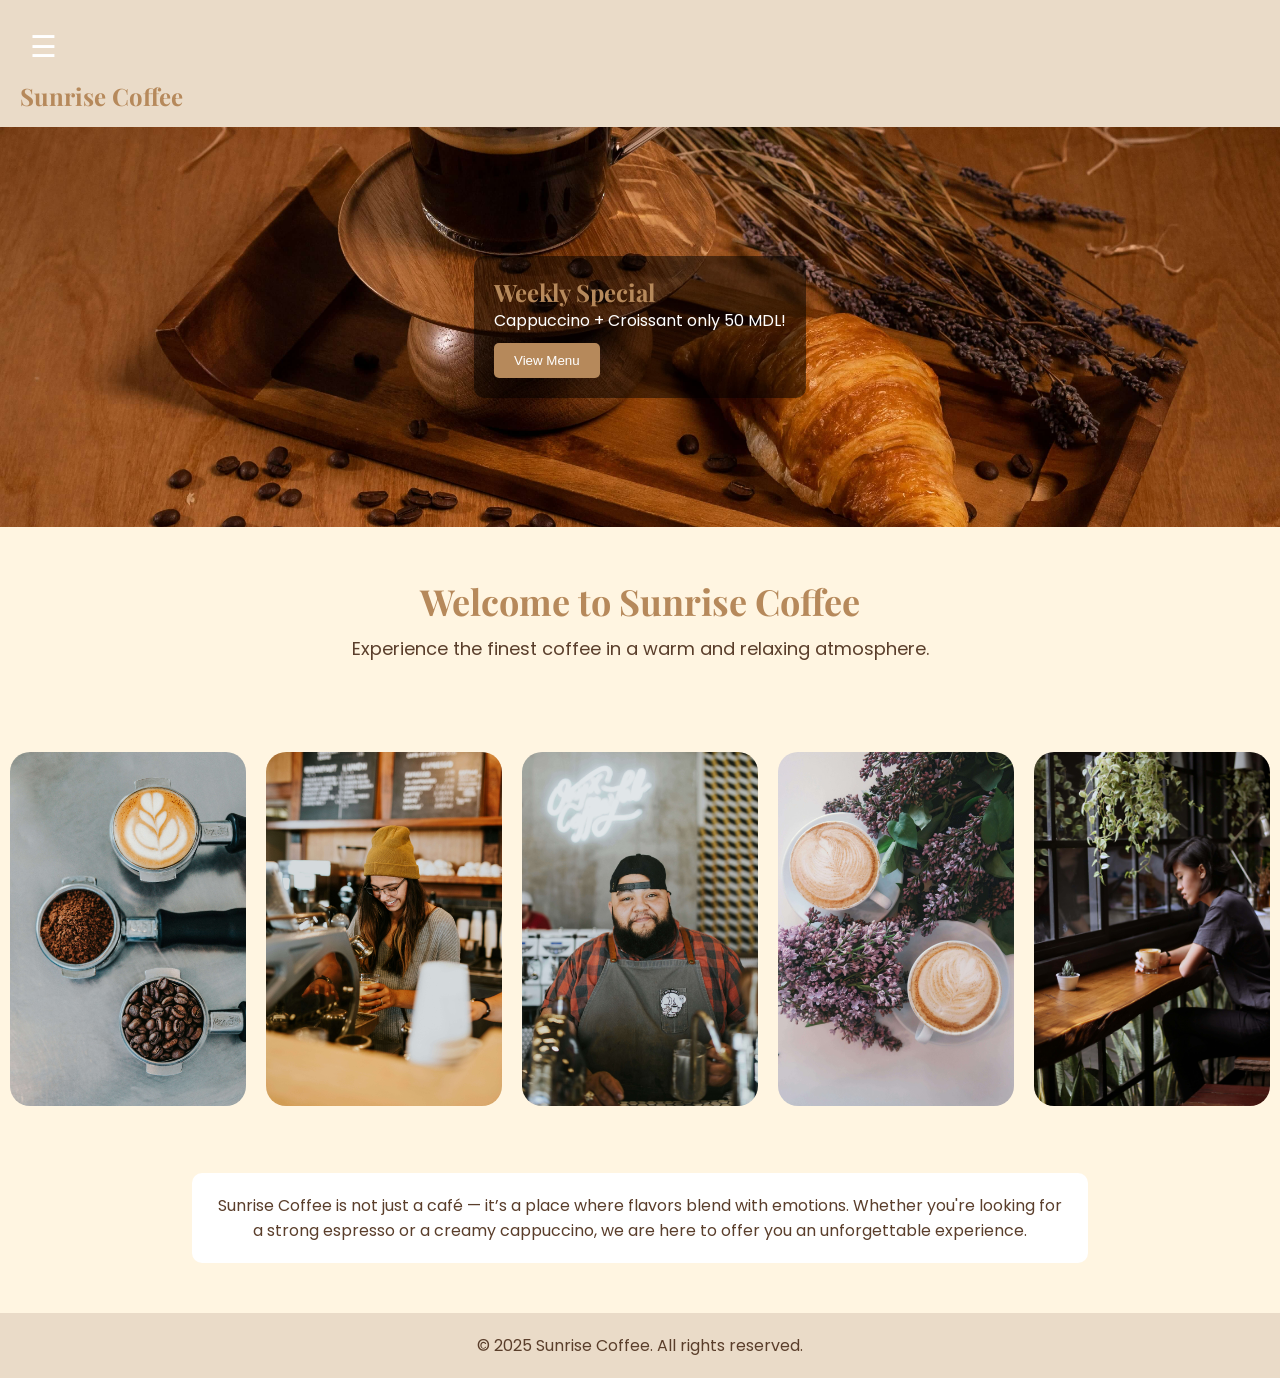
<file: index.html>
<!DOCTYPE html>
<html lang="en">
<head>
    <meta charset="UTF-8">
    <meta name="viewport" content="width=device-width, initial-scale=1.0">
    <title>Sunrise Coffee</title>
    <link rel="stylesheet" href="./css/style.css">
    <link href="https://fonts.googleapis.com/css2?family=Playfair+Display:wght@700&family=Poppins&display=swap" rel="stylesheet">
</head>
<body>

<header>
    <nav>
        <div class="menu-icon">☰</div>
        <h1>Sunrise Coffee</h1>
    </nav>
</header>

<div class="sidebar">
    <ul>
        <li><a href="./index.html">Home</a></li>
        <li><a href="./menu.html">Menu</a></li>
        <li><a href="./delivery.html">Delivery</a></li>
        <li><a href="./about.html">About Us</a></li>
        <li><a href="./blog.html">Blog</a></li>
    </ul>
</div>

<section class="banner">
    <div class="banner-content">
        <h1>Weekly Special</h1>
        <p>Cappuccino + Croissant only <span>50 MDL</span>!</p>
        <a href="./menu.html"><button>View Menu</button></a>
    </div>
</section>

<main>
    <section class="hero">
        <h2>Welcome to Sunrise Coffee</h2>
        <p>Experience the finest coffee in a warm and relaxing atmosphere.</p>
    </section>
</main>

<section class="carusel">
    <div class="carusel-container">
        <div class="carusel-slide"><img src="./images/carusel.jpg" alt="Cafe 1"></div>
        <div class="carusel-slide"><img src="./images/carusel1.jpg" alt="Cafe 2"></div>
        <div class="carusel-slide"><img src="./images/carusel2.jpg" alt="Cafe 3"></div>
        <div class="carusel-slide"><img src="./images/carusel3.jpg" alt="Cafe 3"></div>
        <div class="carusel-slide"><img src="./images/carusel4.jpg" alt="Cafe 3"></div>
        <div class="carusel-slide"><img src="./images/carusel5.jpg" alt="Cafe 3"></div>
        <div class="carusel-slide"><img src="./images/carusel6.jpg" alt="Cafe 3"></div>
    </div>
</section>

<div class="descriere-cafenea">
    <p>Sunrise Coffee is not just a café — it’s a place where flavors blend with emotions. Whether you're looking for a strong espresso or a creamy cappuccino, we are here to offer you an unforgettable experience.</p>
</div>

<footer>
    <p>&copy; 2025 Sunrise Coffee. All rights reserved.</p>
</footer>

<script src="./cafe.js/script.js"></script>
</body>
</html>
</file>
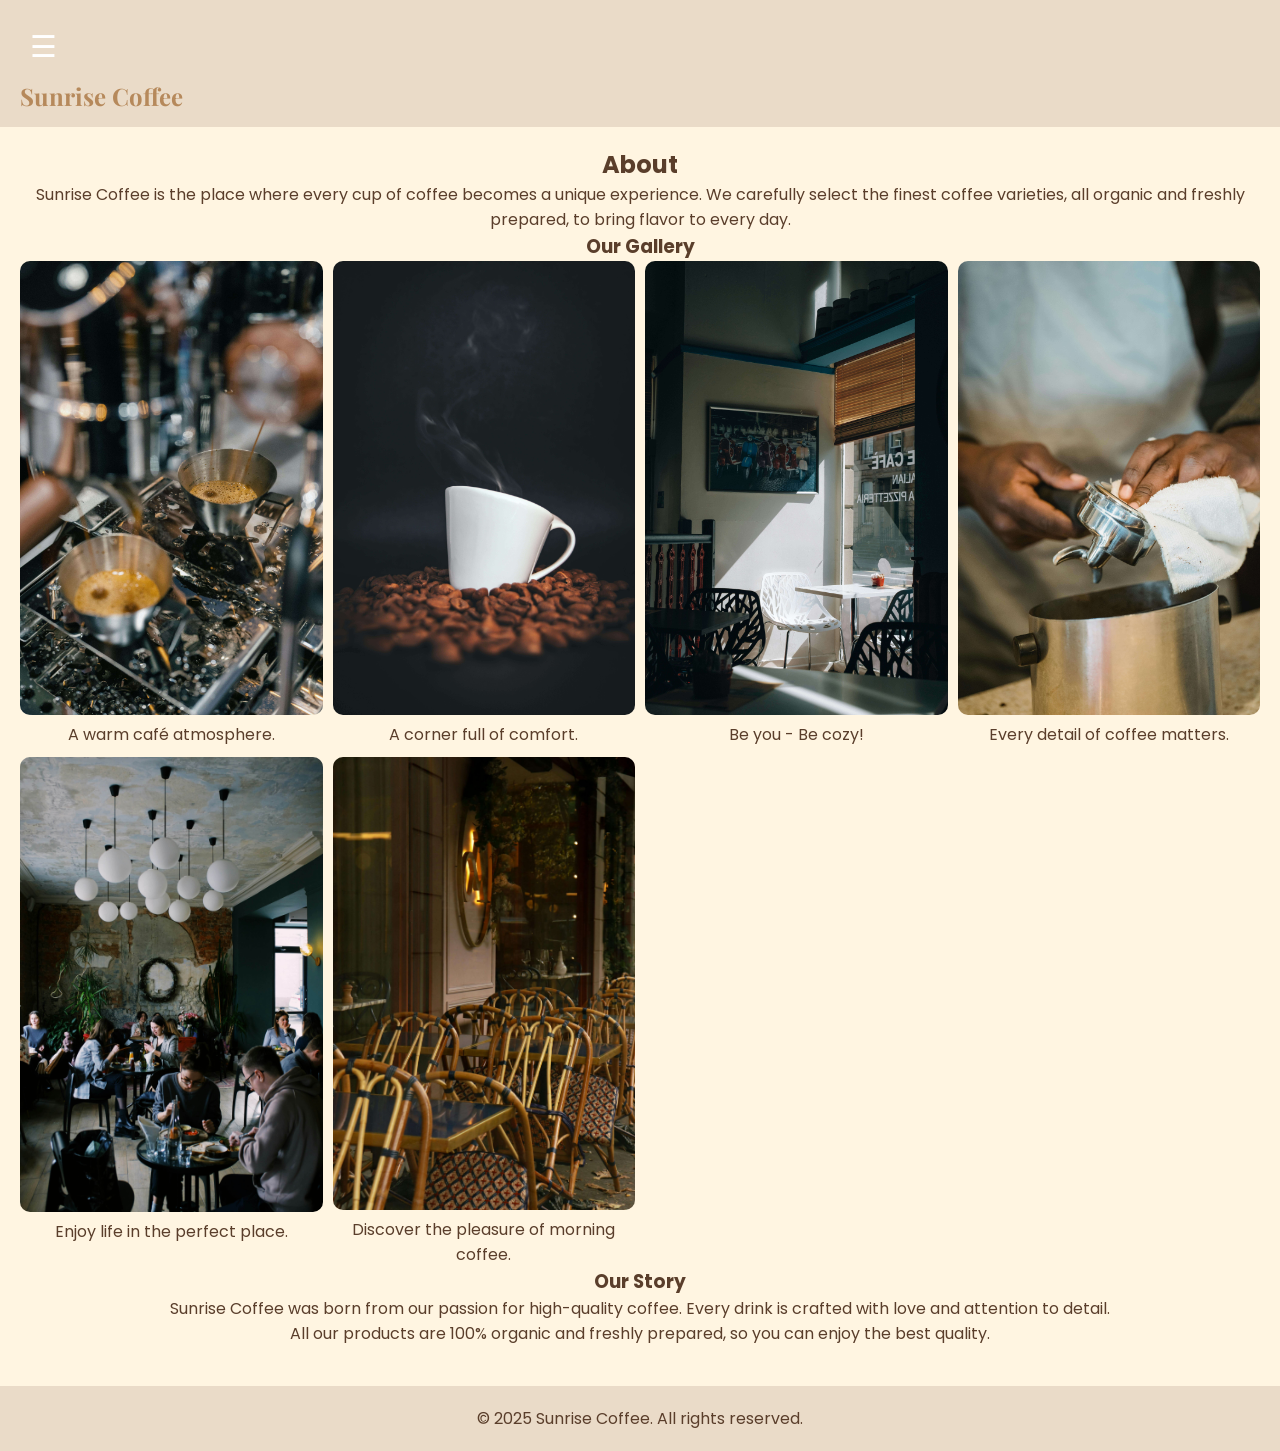
<file: about.html>
<!DOCTYPE html>
<html lang="en">
<head>
    <meta charset="UTF-8">
    <meta name="viewport" content="width=device-width, initial-scale=1.0">
    <title>About us - Sunrise Coffee</title>
    <link rel="stylesheet" href="./css/style.css">
</head>

<body class="despre-page">

<header>
    <nav>
        <div class="menu-icon">☰</div>
        <h1>Sunrise Coffee</h1>
    </nav>
</header>

<div class="sidebar">
    <ul>
        <li><a href="./index.html">Home</a></li>
        <li><a href="./menu.html">Menu</a></li>
        <li><a href="./delivery.html">Delivery</a></li>
        <li><a href="./about.html">About Us</a></li>
        <li><a href="./blog.html">Blog</a></li>
    </ul>
</div>

<main>
    <section class="despre">
        <h2>About</h2>
        <p>Sunrise Coffee is the place where every cup of coffee becomes a unique experience. We carefully select the finest coffee varieties, all organic and freshly prepared, to bring flavor to every day.</p>

        <div class="gallery">
            <h3>Our Gallery</h3>

            <div class="gallery-container">
                <div class="gallery-item">
                    <img src="./images/interier..jpg" alt="Cafe interior">
                    <p>A warm café atmosphere.</p>
                </div>

                <div class="gallery-item">
                    <img src="./images/interier1.jpg" alt="Cafe interior">
                    <p>A corner full of comfort.</p>
                </div>

                <div class="gallery-item">
                    <img src="./images/interier2.jpg" alt="Cafe interior">
                    <p>Be you - Be cozy!</p>
                </div>

                <div class="gallery-item">
                    <img src="./images/interier3.jpg" alt="Cafe interior">
                    <p>Every detail of coffee matters.</p>
                </div>

                <div class="gallery-item">
                    <img src="./images/interier4.jpg" alt="Cafe interior">
                    <p>Enjoy life in the perfect place.</p>
                </div>

                <div class="gallery-item">
                    <img src="./images/interier.5.jpg" alt="Cafe interior">
                    <p>Discover the pleasure of morning coffee.</p>
                </div>
            </div>
        </div>

        <div class="istoria-noastra">
            <h3>Our Story</h3>
            <p>Sunrise Coffee was born from our passion for high-quality coffee. Every drink is crafted with love and attention to detail.</p>
            <p>All our products are 100% organic and freshly prepared, so you can enjoy the best quality.</p>
        </div>
    </section>
</main>

<footer>
    <p>&copy; 2025 Sunrise Coffee. All rights reserved.</p>
</footer>

<script src="./cafe.js/script.js"></script>
</body>
</html>
</file>
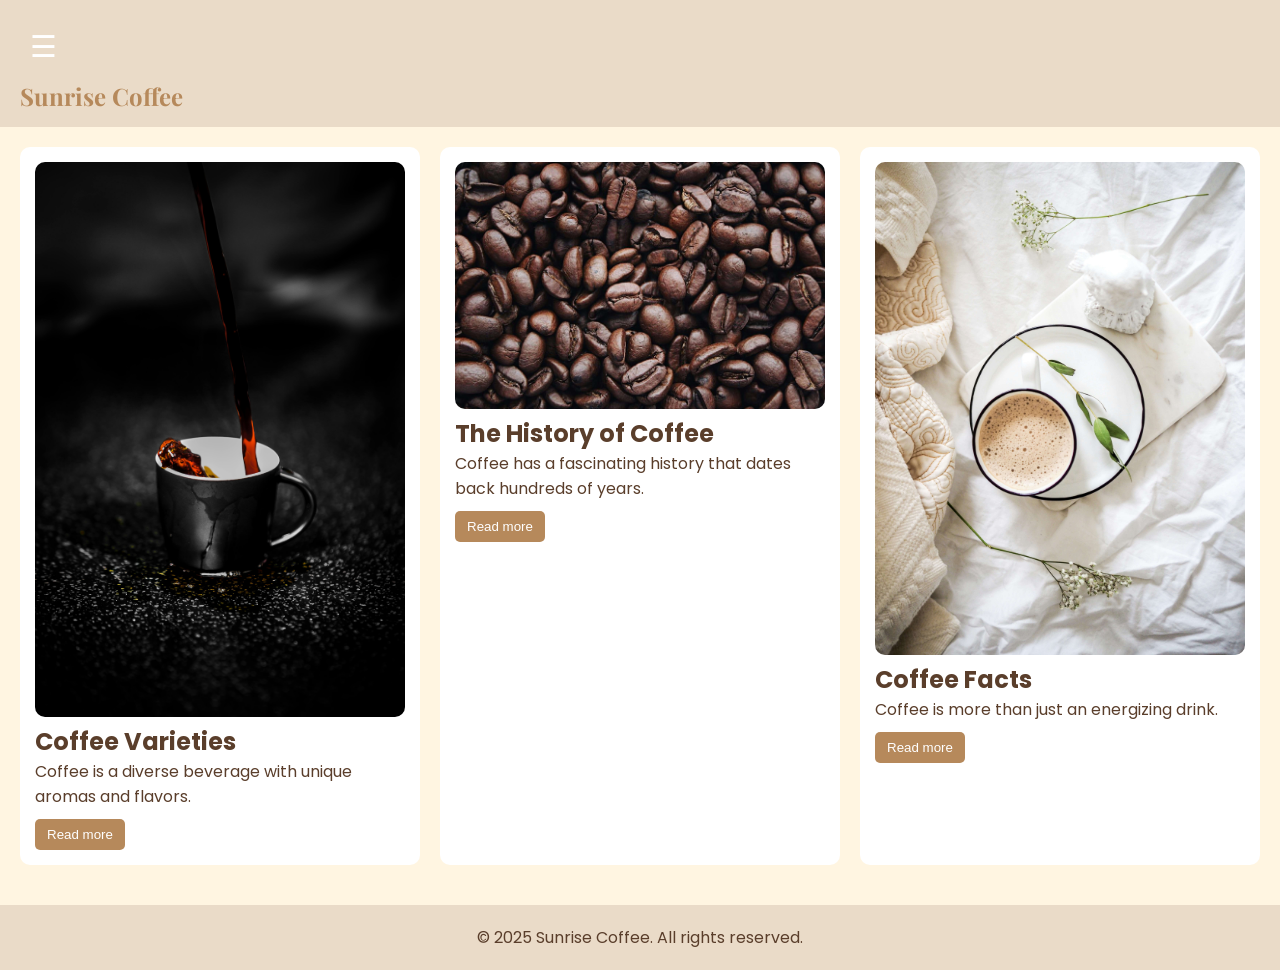
<file: blog.html>
<!DOCTYPE html>
<html lang="en">
<head>
    <meta charset="UTF-8">
    <meta name="viewport" content="width=device-width, initial-scale=1.0">
    <title>Blog - Sunrise Coffee</title>
    <link rel="stylesheet" href="./css/style.css">
</head>

<body id="blog-page">

<header>
    <nav>
        <div class="menu-icon">☰</div>
        <h1>Sunrise Coffee</h1>
    </nav>
</header>

<div class="sidebar">
    <ul>
        <li><a href="./index.html">Home</a></li>
        <li><a href="./menu.html">Menu</a></li>
        <li><a href="./delivery.html">Delivery</a></li>
        <li><a href="./about.html">About Us</a></li>
        <li><a href="./blog.html">Blog</a></li>
    </ul>
</div>

<main>
<section class="blog-posts">

<!-- ARTICLE 1 -->
<article class="blog-post">
    <img src="./images/blog1.jpg" alt="Coffee varieties" class="post-image">
    <h2>Coffee Varieties</h2>

    <p>Coffee is a diverse beverage with unique aromas and flavors.</p>

    <div class="full-text">
        <p><strong>Arabica</strong> has a delicate flavor with floral and citrus notes.</p>
        <p><strong>Robusta</strong> is stronger, more bitter, and rich in caffeine.</p>
        <p><strong>Liberica</strong> is rare, with a smoky and fruity taste.</p>
    </div>

    <button class="read-more">Read more</button>
</article>

<!-- ARTICLE 2 -->
<article class="blog-post">
    <img src="./images/blogg2.jpg" alt="Coffee history" class="post-image">
    <h2>The History of Coffee</h2>

    <p>Coffee has a fascinating history that dates back hundreds of years.</p>

    <div class="full-text">
        <p><strong>Ethiopian legend:</strong> A shepherd discovered coffee after noticing his goats became energetic.</p>
        <p><strong>Global spread:</strong> Coffee reached Europe in the 17th century.</p>
        <p><strong>Economic impact:</strong> It became a major global commodity.</p>
    </div>

    <button class="read-more">Read more</button>
</article>

<!-- ARTICLE 3 -->
<article class="blog-post">
    <img src="./images/blog3.jpg" alt="Coffee facts" class="post-image">
    <h2>Coffee Facts</h2>

    <p>Coffee is more than just an energizing drink.</p>

    <div class="full-text">
        <p><strong>1. Superfood:</strong> Rich in antioxidants.</p>
        <p><strong>2. Boosts performance:</strong> Improves energy.</p>
        <p><strong>3. Many types:</strong> Espresso, cold brew, etc.</p>
        <p><strong>4. Was banned:</strong> In some historical periods.</p>
        <p><strong>5. Burns fat:</strong> Stimulates metabolism.</p>
    </div>

    <button class="read-more">Read more</button>
</article>

</section>
</main>

<footer>
    <p>&copy; 2025 Sunrise Coffee. All rights reserved.</p>
</footer>

<script src="./cafe.js/script.js"></script>

</body>
</html>
</file>
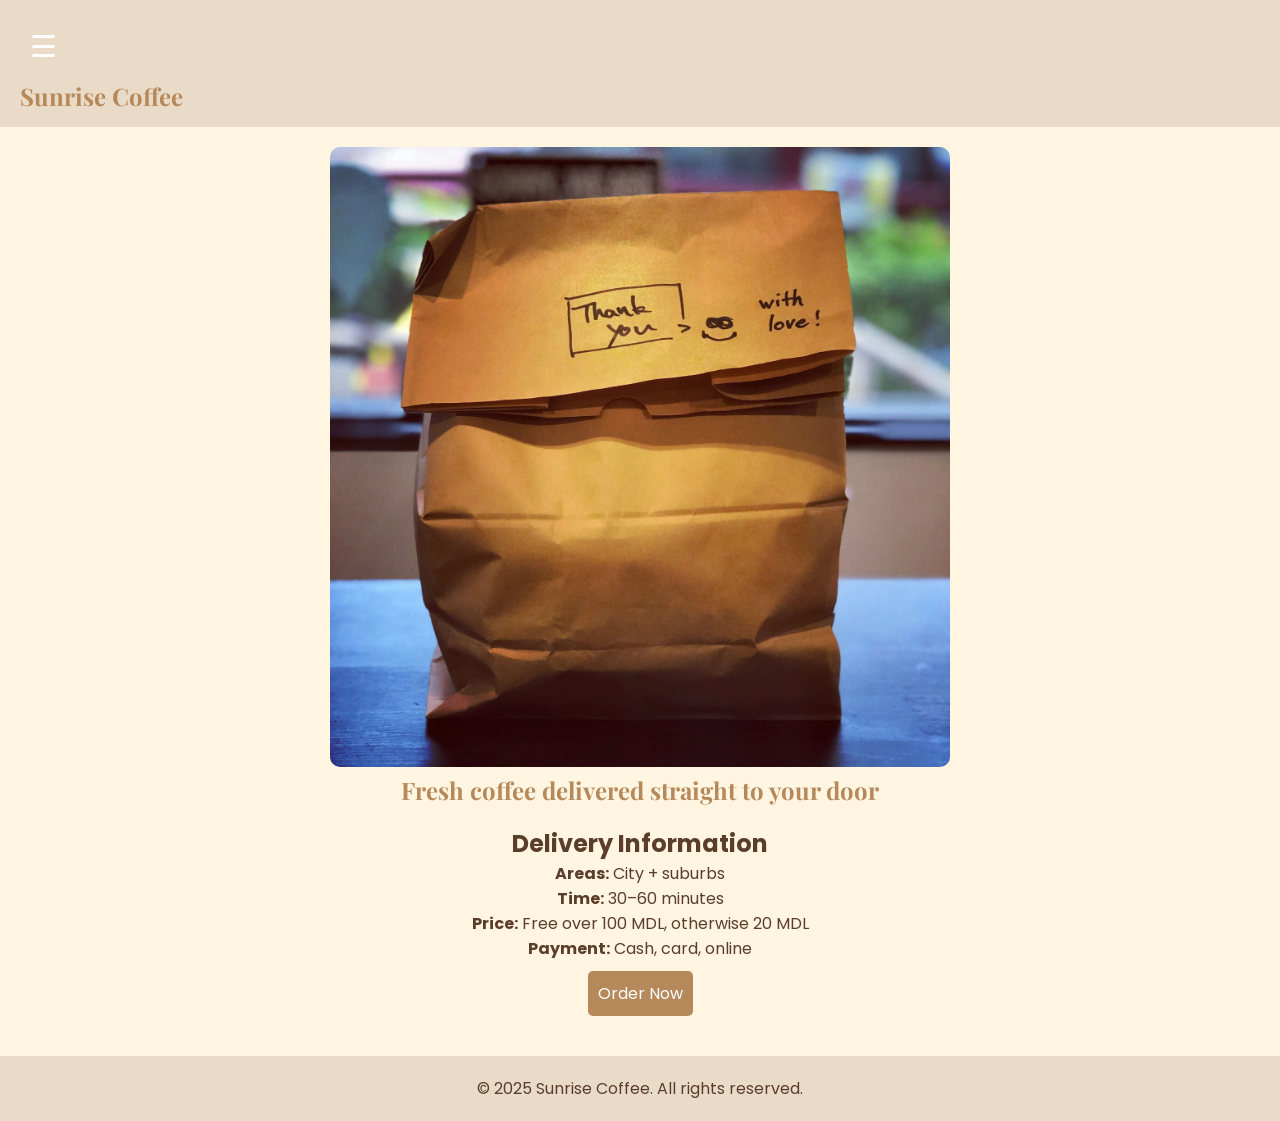
<file: delivery.html>
<!DOCTYPE html>
<html lang="en">
<head>
<meta charset="UTF-8">
<meta name="viewport" content="width=device-width, initial-scale=1.0">
<title>Delivery - Sunrise Coffee</title>
<link rel="stylesheet" href="./css/style.css">
</head>

<body>

<header>
<nav>
<div class="menu-icon">☰</div>
<h1>Sunrise Coffee</h1>
</nav>
</header>

<div class="sidebar">
<ul>
<li><a href="./index.html">Home</a></li>
<li><a href="./menu.html">Menu</a></li>
<li><a href="./delivery.html">Delivery</a></li>
<li><a href="./about.html">About Us</a></li>
<li><a href="./blog.html">Blog</a></li>
</ul>
</div>

<main class="livrare-container">

<div class="livrare-hero">
<img src="./images/delivery.jpg" alt="Coffee delivery">
<h1>Fresh coffee delivered straight to your door</h1>
</div>

<section class="livrare-detalii">
<h2>Delivery Information</h2>
<p><strong>Areas:</strong> City + suburbs</p>
<p><strong>Time:</strong> 30–60 minutes</p>
<p><strong>Price:</strong> Free over 100 MDL, otherwise 20 MDL</p>
<p><strong>Payment:</strong> Cash, card, online</p>

<a href="./menu.html" class="livrare-btn">Order Now</a>
</section>

</main>

<footer>
<p>&copy; 2025 Sunrise Coffee. All rights reserved.</p>
</footer>

<script src="./cafe.js/script.js"></script>
</body>
</html>
</file>
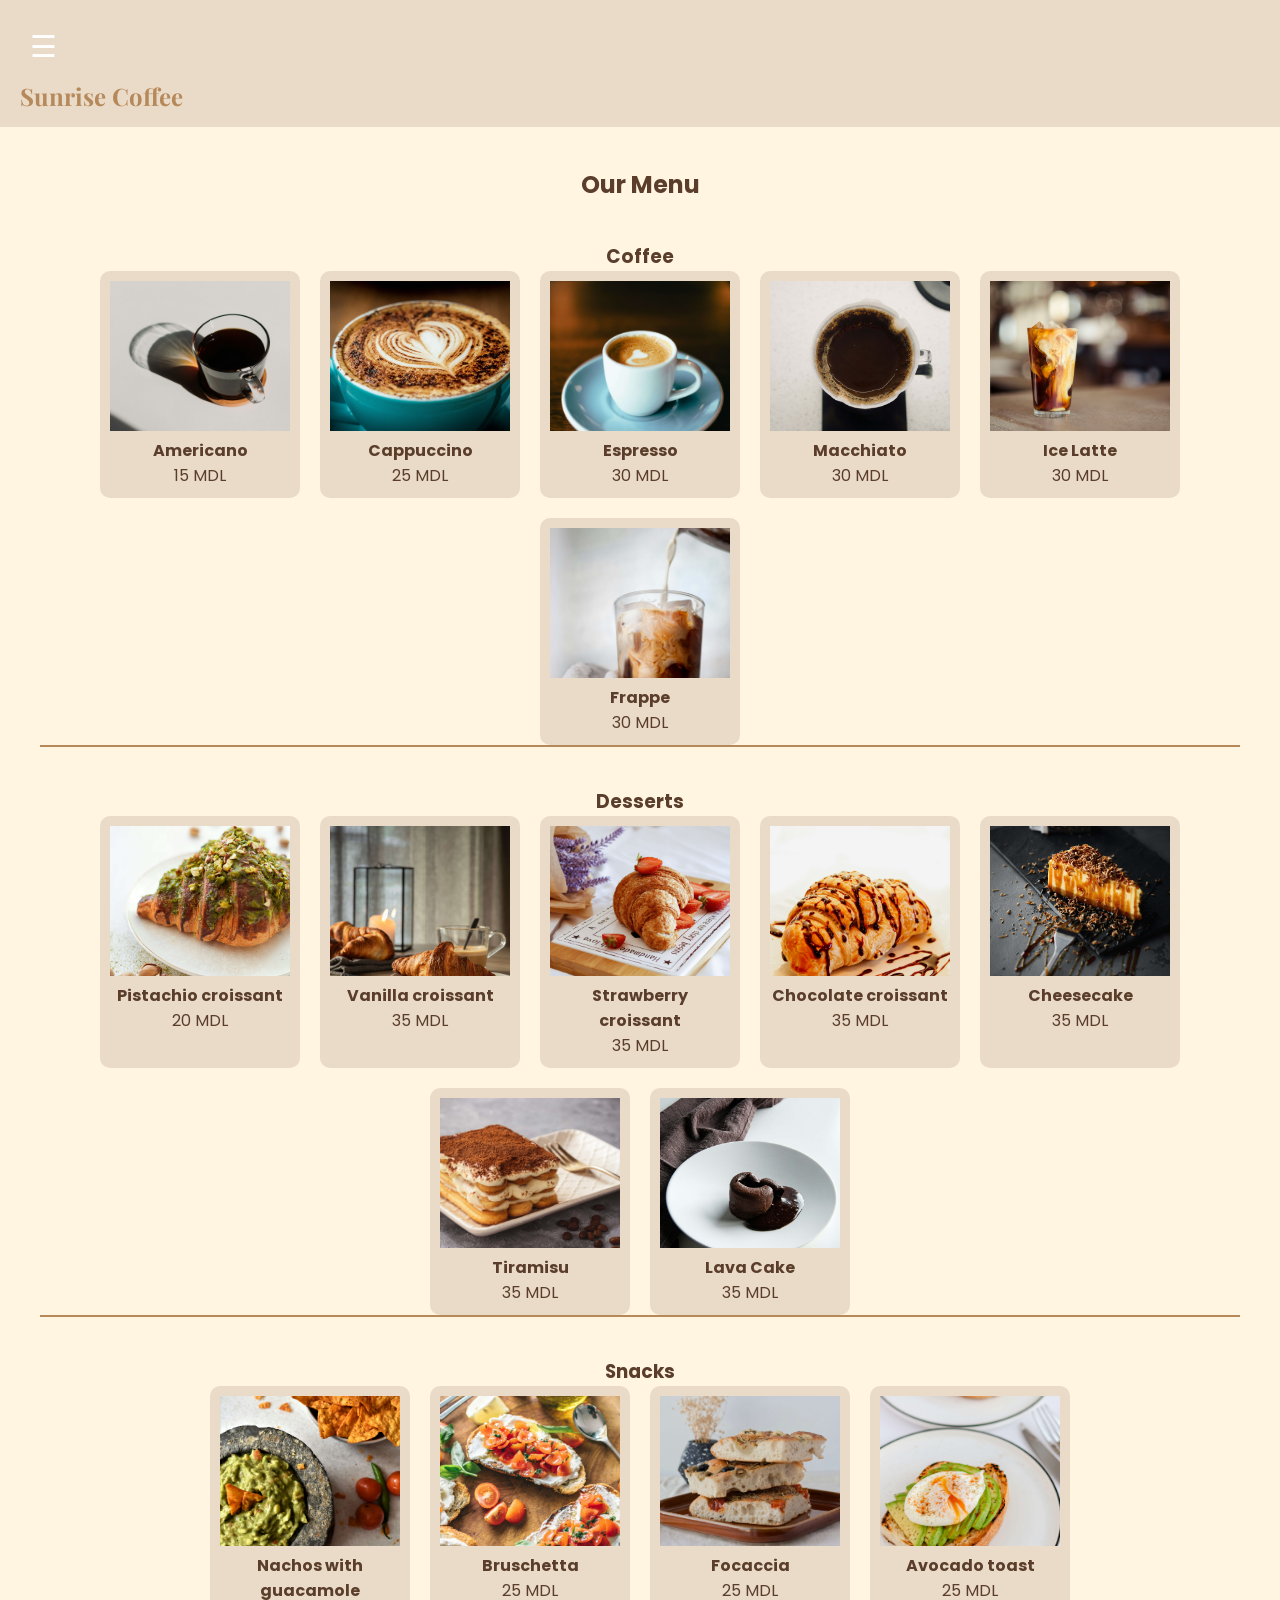
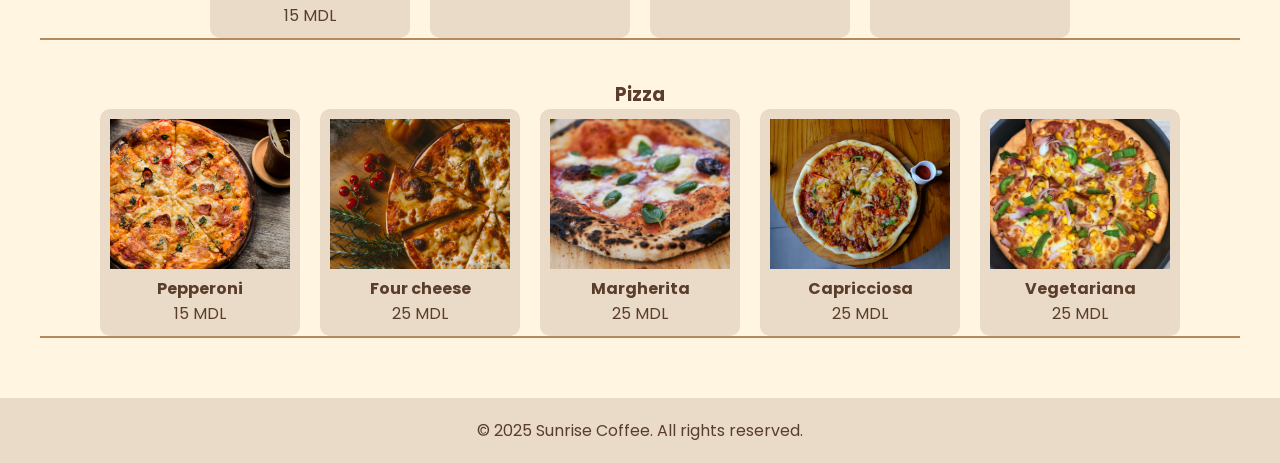
<file: menu.html>
<!DOCTYPE html>
<html lang="ro">
<head>
    <meta charset="UTF-8">
    <meta name="viewport" content="width=device-width, initial-scale=1.0">
    <title>Menu - Sunrise Coffee</title>
    <link rel="stylesheet" href="./css/style.css">
</head>
<body>
    
    <header>
        <nav>
            <div class="menu-icon">☰</div>
            <h1>Sunrise Coffee</h1>
        </nav>
    </header>
    <div class="sidebar">
        <ul>
            <li><a href="./index.html">Home</a></li>
            <li><a href="./menu.html">Menu</a></li>
            <li><a href="./delivery.html">Delivery</a></li>
            <li><a href="./about.html">About us</a></li>
            <li><a href="./blog.html">Blog</a></li>
        </ul>
    </div>

    <main>
        <section class="meniu">
            <h2>Our Menu</h2>
        
            <!-- Category: Coffee -->
            <div class="categorie">
                <h3>Coffee</h3>
                <div class="produse">
                    <div class="produs">
                        <img src="./images/americano.jpg" alt="Americano">
                        <h4>Americano</h4>
                        <p>15 MDL</p>
                    </div>
                    <div class="produs">
                        <img src="./images/capuccino.jpg" alt="Cappuccino">
                        <h4>Cappuccino</h4>
                        <p>25 MDL</p>
                    </div>
                    <div class="produs">
                        <img src="./images/espresso.jpg" alt="Espresso">
                        <h4>Espresso</h4>
                        <p>30 MDL</p>
                    </div>
                    <div class="produs">
                        <img src="./images/machiato.jpg" alt="Macchiato">
                        <h4>Macchiato</h4>
                        <p>30 MDL</p>
                    </div>
                    <div class="produs">
                        <img src="./images/icelate.jpg" alt="IceLatte">
                        <h4>Ice Latte</h4>
                        <p>30 MDL</p>
                    </div>
                    <div class="produs">
                        <img src="./images/frappe.jpg" alt="Frappe">
                        <h4>Frappe</h4>
                        <p>30 MDL</p>
                    </div>
                </div>
            </div>
        
            <!-- Category : Desserts -->
            <div class="categorie">
                <h3>Desserts</h3>
                <div class="produse">
                    <div class="produs">
                        <img src="./images/croissantfistic.jpg" alt="Croissant Fistic">
                        <h4>Pistachio croissant</h4>
                        <p>20 MDL</p>
                    </div>
                    <div class="produs">
                        <img src="./images/croisantvan.jpg" alt="Croissant Vanilla">
                        <h4>Vanilla croissant</h4>
                        <p>35 MDL</p>
                    </div>
                    <div class="produs">
                        <img src="./images/croisantcapsuni.jpg" alt="Croissant Strawberry">
                        <h4>Strawberry croissant</h4>
                        <p>35 MDL</p>
                    </div>
                    <div class="produs">
                        <img src="./images/croisanciocolata.jpg" alt="Croissant Chocolate">
                        <h4>Chocolate croissant</h4>
                        <p>35 MDL</p>
                    </div>
                    <div class="produs">
                        <img src="./images/cheescake.jpg" alt="Cheesecake">
                        <h4>Cheesecake</h4>
                        <p>35 MDL</p>
                    </div>
                    <div class="produs">
                        <img src="./images/Tiramisu.jpg" alt="Tiramisu">
                        <h4>Tiramisu</h4>
                        <p>35 MDL</p>
                    </div>
                    <div class="produs">
                        <img src="./images/lavacake.jpg" alt="Lava cake">
                        <h4>Lava Cake</h4>
                        <p>35 MDL</p>
                    </div>
                </div>
            </div>
            <!-- Category : Snacks -->
            <div class="categorie">
                <h3>Snacks</h3>
                <div class="produse">
                    <div class="produs">
                        <img src="./images/nachos.jpg" alt="Nachos">
                        <h4>Nachos with guacamole</h4>
                        <p>15 MDL</p>
                    </div>
                    <div class="produs">
                        <img src="./images/bruscheta.jpg" alt="Bruschetta">
                        <h4>Bruschetta</h4>
                        <p>25 MDL</p>
                    </div>
                    <div class="produs">
                        <img src="./images/focaccia.jpg" alt="Focaccia">
                        <h4>Focaccia</h4>
                        <p>25 MDL</p>
                    </div>
                    <div class="produs">
                        <img src="./images/avocadotoast.jpg" alt="AvocadoToast">
                        <h4>Avocado toast</h4>
                        <p>25 MDL</p>
                    </div>
                </div>
            </div>
            <!-- Category: Pizza -->
            <div class="categorie">
                <h3>Pizza</h3>
                <div class="produse">
                    <div class="produs">
                        <img src="./images/peperoni.jpg" alt="Pepperoni">
                        <h4>Pepperoni</h4>
                        <p>15 MDL</p>
                    </div>
                    <div class="produs">
                        <img src="./images/4chees.jpg" alt="4chees">
                        <h4>Four cheese</h4>
                        <p>25 MDL</p>
                    </div>
                    <div class="produs">
                        <img src="./images/margherita.jpg" alt="margherita">
                        <h4>Margherita</h4>
                        <p>25 MDL</p>
                    </div>
                    <div class="produs">
                        <img src="./images/capricciosa.jpg" alt="Capricciosa">
                        <h4>Capricciosa</h4>
                        <p>25 MDL</p>
                    </div>
                    <div class="produs">
                        <img src="./images/vegetariana.jpg" alt="Vegetariana">
                        <h4>Vegetariana</h4>
                        <p>25 MDL</p>
                    </div>
                </div>
            </div>

        </section>
    </main>
    <footer>
    <p>&copy; 2025 Sunrise Coffee. All rights reserved.</p>
</footer>

    <script src="./cafe.js/script.js"></script>
</body>
</html>
</file>
<file: css/style.css>
@import url('https://fonts.googleapis.com/css2?family=Playfair+Display:wght@700&family=Poppins&display=swap');

* {
    margin: 0;
    padding: 0;
    box-sizing: border-box;
}

body {
    font-family: 'Poppins', sans-serif;
    background-color: #FFF5E1;
    color: #5A3E2B;
}

/* HEADER */
header {
    background-color: #EADBC8;
    padding: 15px 20px;
    display: flex;
    align-items: center;
    justify-content: space-between;
}

h1 {
    font-family: 'Playfair Display', serif;
    font-size: 24px;
    color: #B6895B;
}

/* MENU ICON */
.menu-icon {
    font-size: 30px;
    cursor: pointer;
    padding: 10px;
    color: white;
}

/* HERO */
.hero {
    text-align: center;
    padding: 50px 20px;
}

.hero h2 {
    font-family: 'Playfair Display', serif;
    font-size: 36px;
    color: #B6895B;
}

.hero p {
    font-size: 18px;
    max-width: 600px;
    margin: 10px auto;
}

/* SIDEBAR */
.sidebar {
    position: fixed;
    left: -250px;
    top: 0;
    width: 250px;
    height: 100%;
    background-color: #B6895B;
    transition: 0.3s;
    padding-top: 60px;
}

.sidebar.open {
    left: 0;
}

.sidebar ul {
    list-style: none;
}

.sidebar ul li a {
    text-decoration: none;
    color: white;
    padding: 10px;
    display: block;
}

.sidebar ul li a:hover {
    background-color: #8A5B3F;
}

/* BANNER */
.banner {
    background-image: url("../images/baner.jpg");
    background-size: cover;
    background-position: center;
    height: 400px;
    display: flex;
    align-items: center;
    justify-content: center;
    color: white;
}

.banner-content {
    background: rgba(0,0,0,0.5);
    padding: 20px;
    border-radius: 10px;
}

.banner button {
    margin-top: 10px;
    padding: 10px 20px;
    background-color: #B6895B;
    color: white;
    border: none;
    border-radius: 5px;
    cursor: pointer;
}

.banner button:hover {
    background-color: #8C5A3B;
}

/* CAROUSEL */
.carusel {
    overflow: hidden;
    margin: 20px auto;
}

.carusel-container {
    display: flex;
}

.carusel-slide {
    flex: 0 0 20%;
    padding: 10px;
}

.carusel-slide img {
    width: 100%;
    border-radius: 20px;
}

/* DESCRIPTION */
.descriere-cafenea {
    text-align: center;
    max-width: 70%;
    margin: 50px auto;
    padding: 20px;
    background: white;
    border-radius: 10px;
}

/* MENU */
.meniu {
    text-align: center;
    padding: 40px;
}

.categorie {
    margin-top: 40px;
    border-bottom: 2px solid #B6895B;
}

.produse {
    display: flex;
    flex-wrap: wrap;
    justify-content: center;
    gap: 20px;
}

.produs {
    width: 200px;
    background: #EADBC8;
    padding: 10px;
    border-radius: 10px;
    transition: 0.3s;
}

.produs:hover {
    transform: scale(1.05);
}

.produs img {
    width: 100%;
    height: 150px;
    object-fit: cover;
}

/* DELIVERY */
.livrare-container {
    text-align: center;
    padding: 20px;
}

.livrare-hero img {
    width: 50%;
    border-radius: 10px;
}

.livrare-detalii {
    margin-top: 20px;
}

.livrare-btn {
    display: inline-block;
    margin-top: 10px;
    padding: 10px;
    background: #B6895B;
    color: white;
    text-decoration: none;
    border-radius: 5px;
}

/* ABOUT */
.despre {
    padding: 20px;
    text-align: center;
}

.gallery-container {
    display: grid;
    grid-template-columns: repeat(auto-fill, minmax(250px, 1fr));
    gap: 10px;
}

.gallery-item img {
    width: 100%;
    border-radius: 10px;
}

/* BLOG */
#blog-page .blog-posts {
    display: grid;
    grid-template-columns: 1fr 1fr 1fr;
    gap: 20px;
    padding: 20px;
}

.blog-post {
    background: white;
    padding: 15px;
    border-radius: 10px;
}

.post-image {
    width: 100%;
    border-radius: 10px;
}

/* READ MORE */
.full-text {
    display: none;
    margin-top: 10px;
}

.read-more {
    margin-top: 10px;
    padding: 8px 12px;
    background: #B6895B;
    color: white;
    border: none;
    cursor: pointer;
    border-radius: 5px;
}

.read-more:hover {
    background: #8C5A3B;
}

/* FOOTER */
footer {
    text-align: center;
    padding: 20px;
    background: #EADBC8;
    margin-top: 20px;
}

/* RESPONSIVE */
@media (max-width: 768px) {
    .produse {
        flex-direction: column;
        align-items: center;
    }

    #blog-page .blog-posts {
        grid-template-columns: 1fr;
    }

    .carusel-slide {
        flex: 0 0 100%;
    }

    .livrare-hero img {
        width: 100%;
    }
}
</file>
